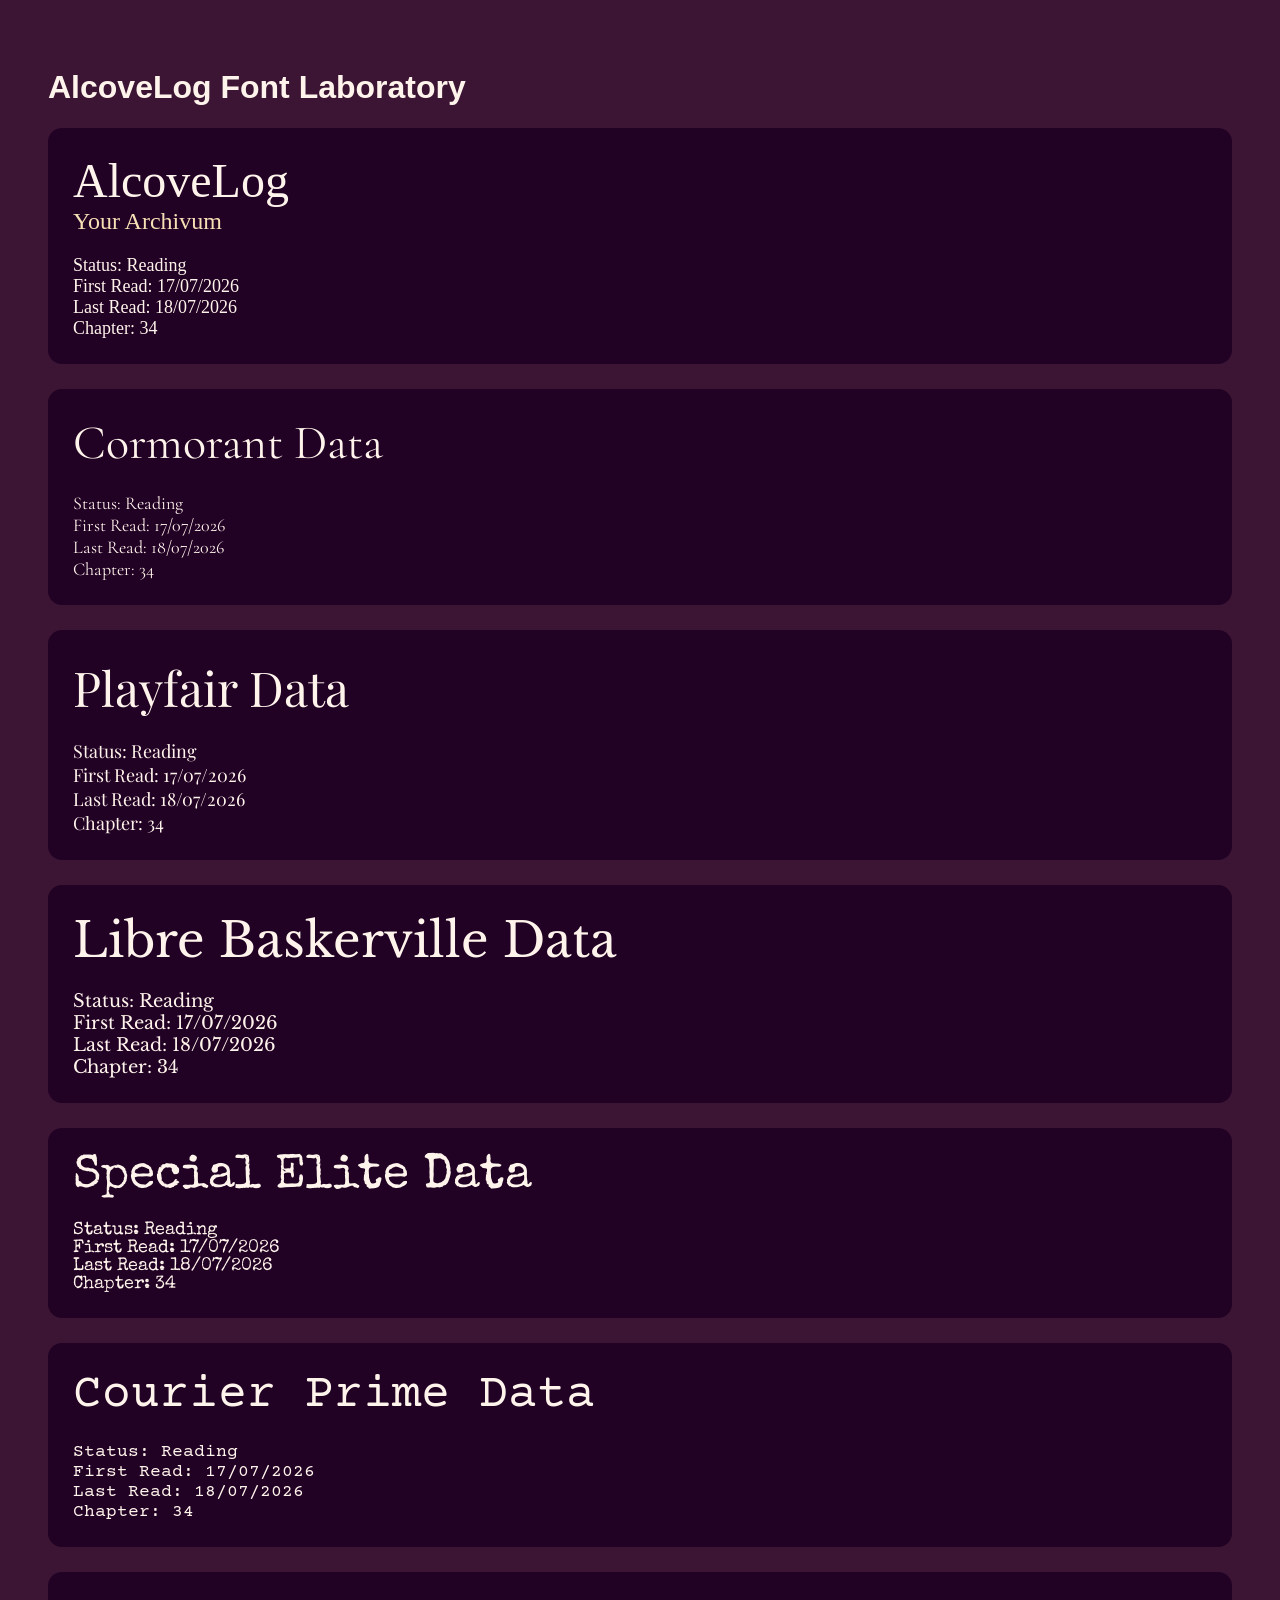
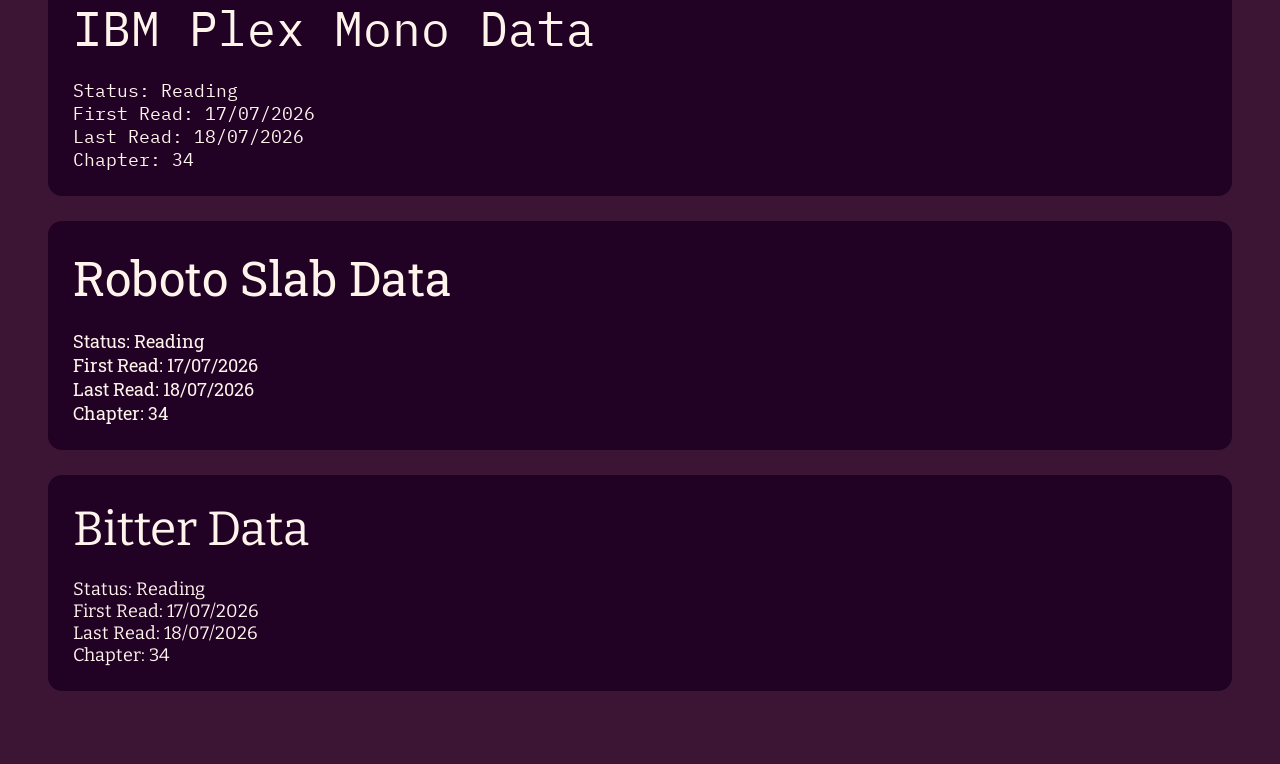
<file: fonts.html>
<!DOCTYPE html>
<html lang="en">

<head>

<meta charset="UTF-8">

<title>AlcoveLog Typography Lab</title>

<link href="https://fonts.googleapis.com/css2?family=Bitter:wght@400;500;700&family=Courier+Prime:wght@400;700&family=Cormorant+Garamond:wght@400;500;600;700&family=Fleur+De+Leah&family=IBM+Plex+Mono:wght@400;500;700&family=IM+Fell+English+SC&family=Libre+Baskerville:wght@400;700&family=Playfair+Display:wght@400;500;600;700&family=Roboto+Slab:wght@400;500;700&family=Special+Elite&family=Cinzel+Decorative:wght@700&family=Pinyon+Script&family=Petit+Formal+Script&display=swap" rel="stylesheet">


<style>

body {

    background: #3D1534;

    color: #FFF4EB;

    padding: 40px;

    font-family: Arial, sans-serif;

}


.sample {

    background: #210124;

    padding: 25px;

    border-radius: 14px;

    margin-bottom: 25px;

}


.logo {

    font-size: 48px;

}


.subtitle {

    font-size: 24px;

    color: #F6E0B6;

}


.preview {

    margin-top: 20px;

    font-size: 18px;

}


.imfell {
    font-family: "IM Fell English SC", serif;
}

.cormorant {
    font-family: "Cormorant Garamond", serif;
}

.playfair {
    font-family: "Playfair Display", serif;
}

.libre {
    font-family: "Libre Baskerville", serif;
}

.grenze {
    font-family: "Grenze", serif;
}

.fleur {
    font-family: "Fleur De Leah", cursive;
}

.pinyon {
    font-family: "Pinyon Script", cursive;
}

.petit {
    font-family: "Petit Formal Script", cursive;
}

.special {
    font-family: "Special Elite", monospace;
}

.courier {
    font-family: "Courier Prime", monospace;
}

.ibm {
    font-family: "IBM Plex Mono", monospace;
}

.slab {
    font-family: "Roboto Slab", serif;
}

.bitter {
    font-family: "Bitter", serif;
}

.cinzel {
    font-family: "Cinzel Decorative", serif;
}

</style>

</head>


<body>


<h1>AlcoveLog Font Laboratory</h1>


<div class="sample imfell">
    <div class="logo">AlcoveLog</div>
    <div class="subtitle">Your Archivum</div>
    <div class="preview">
        Status: Reading<br>
        First Read: 17/07/2026<br>
        Last Read: 18/07/2026<br>
        Chapter: 34
    </div>
</div>


<div class="sample cormorant">
    <div class="logo">Cormorant Data</div>
    <div class="preview">
        Status: Reading<br>
        First Read: 17/07/2026<br>
        Last Read: 18/07/2026<br>
        Chapter: 34
    </div>
</div>


<div class="sample playfair">
    <div class="logo">Playfair Data</div>
    <div class="preview">
        Status: Reading<br>
        First Read: 17/07/2026<br>
        Last Read: 18/07/2026<br>
        Chapter: 34
    </div>
</div>


<div class="sample libre">
    <div class="logo">Libre Baskerville Data</div>
    <div class="preview">
        Status: Reading<br>
        First Read: 17/07/2026<br>
        Last Read: 18/07/2026<br>
        Chapter: 34
    </div>
</div>


<div class="sample special">
    <div class="logo">Special Elite Data</div>
    <div class="preview">
        Status: Reading<br>
        First Read: 17/07/2026<br>
        Last Read: 18/07/2026<br>
        Chapter: 34
    </div>
</div>


<div class="sample courier">
    <div class="logo">Courier Prime Data</div>
    <div class="preview">
        Status: Reading<br>
        First Read: 17/07/2026<br>
        Last Read: 18/07/2026<br>
        Chapter: 34
    </div>
</div>


<div class="sample ibm">
    <div class="logo">IBM Plex Mono Data</div>
    <div class="preview">
        Status: Reading<br>
        First Read: 17/07/2026<br>
        Last Read: 18/07/2026<br>
        Chapter: 34
    </div>
</div>


<div class="sample slab">
    <div class="logo">Roboto Slab Data</div>
    <div class="preview">
        Status: Reading<br>
        First Read: 17/07/2026<br>
        Last Read: 18/07/2026<br>
        Chapter: 34
    </div>
</div>


<div class="sample bitter">
    <div class="logo">Bitter Data</div>
    <div class="preview">
        Status: Reading<br>
        First Read: 17/07/2026<br>
        Last Read: 18/07/2026<br>
        Chapter: 34
    </div>
</div>

</body>

</html>
</file>
